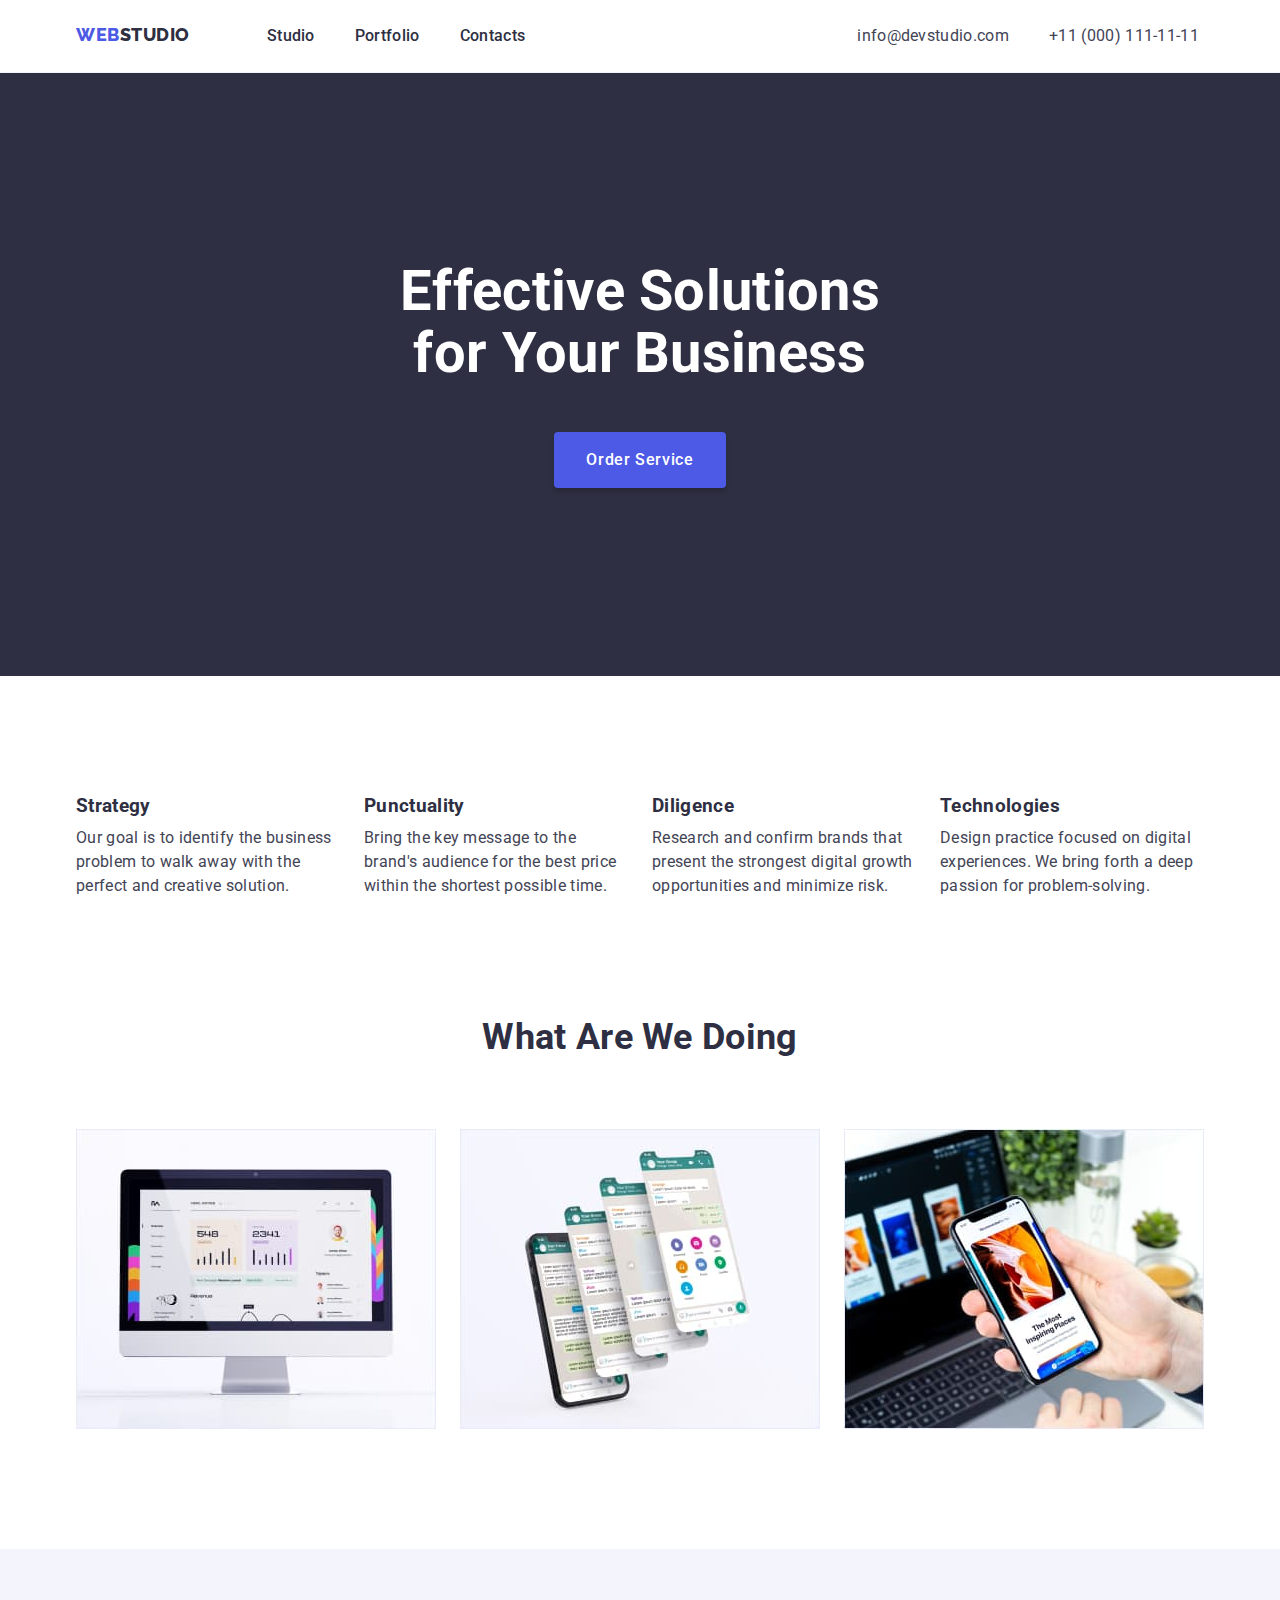
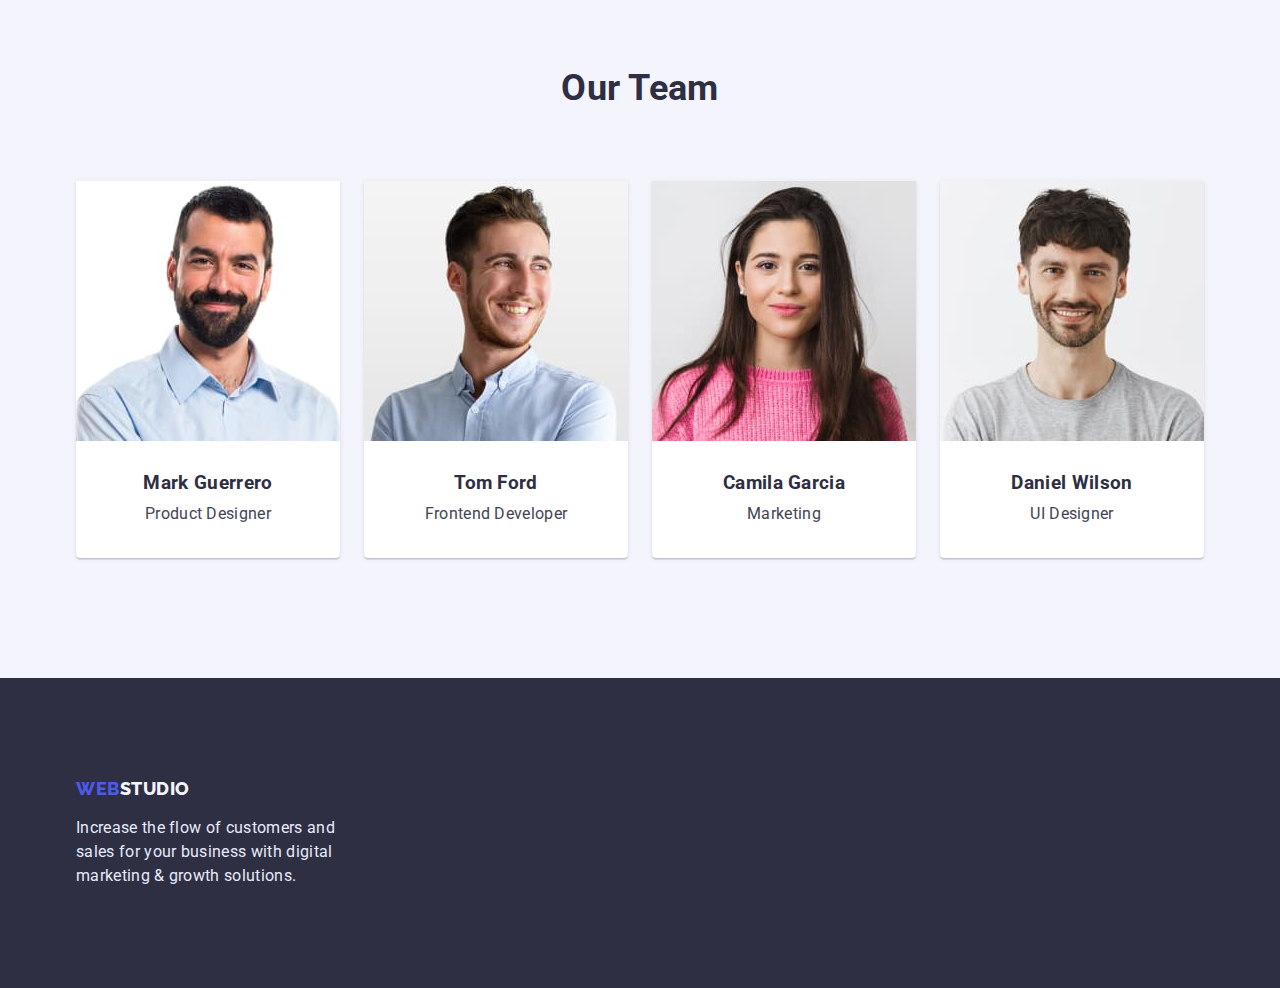
<file: index.html>
<!DOCTYPE html>
<html lang="en">
  <head>
    <meta charset="UTF-8" />
    <meta http-equiv="X-UA-Compatible" content="IE=edge" />
    <meta name="viewport" content="width=device-width, initial-scale=1.0" />
    <link rel="preconnect" href="https://fonts.googleapis.com" />
    <link rel="preconnect" href="https://fonts.gstatic.com" crossorigin />
    <link
      href="https://fonts.googleapis.com/css2?family=Raleway:wght@800&family=Roboto:wght@400;500;700;900&display=swap"
      rel="stylesheet"
    />
    <link
      rel="stylesheet"
      href="https://cdnjs.cloudflare.com/ajax/libs/modern-normalize/1.0.0/modern-normalize.min.css"
    />
    <link rel="stylesheet" href="./css/style.css" />
    <title>Effective Business</title>
  </head>
  <body>
    <!-- Шапка сторінки-->
    <header class="top-line-backgrd">
      <div class="main-page-logo container">
        <nav class="main-logo-nav">
          <a class="main-logo linknone" href="./index.html"
            ><span>Web</span>Studio</a
          >
          <ul class="main-menu-nav listnone">
            <li class="menu-nav-li">
              <a class="menu-nav linknone" href="./index.html">Studio</a>
            </li>
            <li class="menu-nav-li">
              <a class="menu-nav linknone" href="./portfolio.html">Portfolio</a>
            </li>
            <li class="menu-nav-li">
              <a class="menu-nav linknone" href="">Contacts</a>
            </li>
          </ul>
        </nav>
        <address class="main-add">
          <ul class="main-address listnone">
            <li class="main-add-li">
              <a class="main-mail linknone" href="mailto:info@devstudio.com"
                >info@devstudio.com</a
              >
            </li>
            <li class="main-add-li">
              <a class="main-tel linknone" href="tel:+110001111111"
                >+11 (000) 111-11-11</a
              >
            </li>
          </ul>
        </address>
      </div>
    </header>
    <!--Унікальний контент сторінки -->
    <main>
      <section class="hero background-logo">
        <div class="container">
          <h1 class="hero-title">Effective Solutions for Your Business</h1>
          <button class="main-order-btn" type="button">Order Service</button>
        </div>
      </section>
      <section class="under-hero-section">
        <div class="container">
          <h2 hidden>features</h2>
          <ul class="menu-feature listnone">
            <li class="menu-future-text">
              <h3>Strategy</h3>
              <p>
                Our goal is to identify the business problem to walk away with
                the perfect and creative solution.
              </p>
            </li>
            <li class="menu-future-text">
              <h3>Punctuality</h3>
              <p>
                Bring the key message to the brand's audience for the best price
                within the shortest possible time.
              </p>
            </li>
            <li class="menu-future-text">
              <h3>Diligence</h3>
              <p>
                Research and confirm brands that present the strongest digital
                growth opportunities and minimize risk.
              </p>
            </li>
            <li class="menu-future-text">
              <h3>Technologies</h3>
              <p>
                Design practice focused on digital experiences. We bring forth a
                deep passion for problem-solving.
              </p>
            </li>
          </ul>
        </div>
      </section>
      <!--Внизу  фото робіт-->
      <section class="section">
        <div class="container">
          <h2 class="main-menu-future">What are we doing</h2>
          <ul class="menu-feature listnone">
            <li>
              <img
                src="./images/mac1.jpg"
                alt="personal computer MAC and in web app statics"
                width="360"
              />
            </li>
            <li>
              <img
                src="./images/apple2.jpg"
                alt="apple phone and in web app optimized"
                width="360"
              />
            </li>
            <li>
              <img
                src="./images/apple3.jpg"
                alt="personal computer MAC show in web statics app and apple phone who show web app"
                width="360"
              />
            </li>
          </ul>
        </div>
      </section>
      <section class="our-team-page">
        <div class="container">
          <h2 class="main-menu-team">Our Team</h2>
          <ul class="menu-feature listnone">
            <li class="team-li">
              <img
                src="./images/Team-Card-Mark-Guerrero.jpg"
                alt="Male Mark Guerrero"
                width="264"
              />
              <div class="our-team-div">
                <h3 class="our-team-name">Mark Guerrero</h3>
                <p class="our-team-about">Product Designer</p>
              </div>
            </li>
            <li class="team-li">
              <img
                src="./images/Team-Card-Tom-Ford.jpg"
                alt="Male Tom Ford"
                width="264"
              />
              <div class="our-team-div">
                <h3 class="our-team-name">Tom Ford</h3>
                <p class="our-team-about">Frontend Developer</p>
              </div>
            </li>
            <li class="team-li">
              <img
                src="./images/Team-Card-Camila-Garcia.jpg"
                alt="Female Camila Garcia"
                width="264"
              />
              <div class="our-team-div">
                <h3 class="our-team-name">Camila Garcia</h3>
                <p class="our-team-about">Marketing</p>
              </div>
            </li>
            <li class="team-li">
              <img
                src="./images/Team-Card-Daniel-Wilson.jpg"
                alt="Male Daniel Wilson"
                width="264"
              />
              <div class="our-team-div">
                <h3 class="our-team-name">Daniel Wilson</h3>
                <p class="our-team-about">UI Designer</p>
              </div>
            </li>
          </ul>
        </div>
      </section>
    </main>
    <!--Підвал сторінки-->
    <footer class="background-logo">
      <div class="container text-footer-logo">
        <a class="main-footer-logo linknone" href="./index.html">
          <span>Web</span>Studio</a
        >
        <p>
          Increase the flow of customers and sales for your business with
          digital marketing & growth solutions.
        </p>
      </div>
    </footer>
  </body>
</html>
</file>
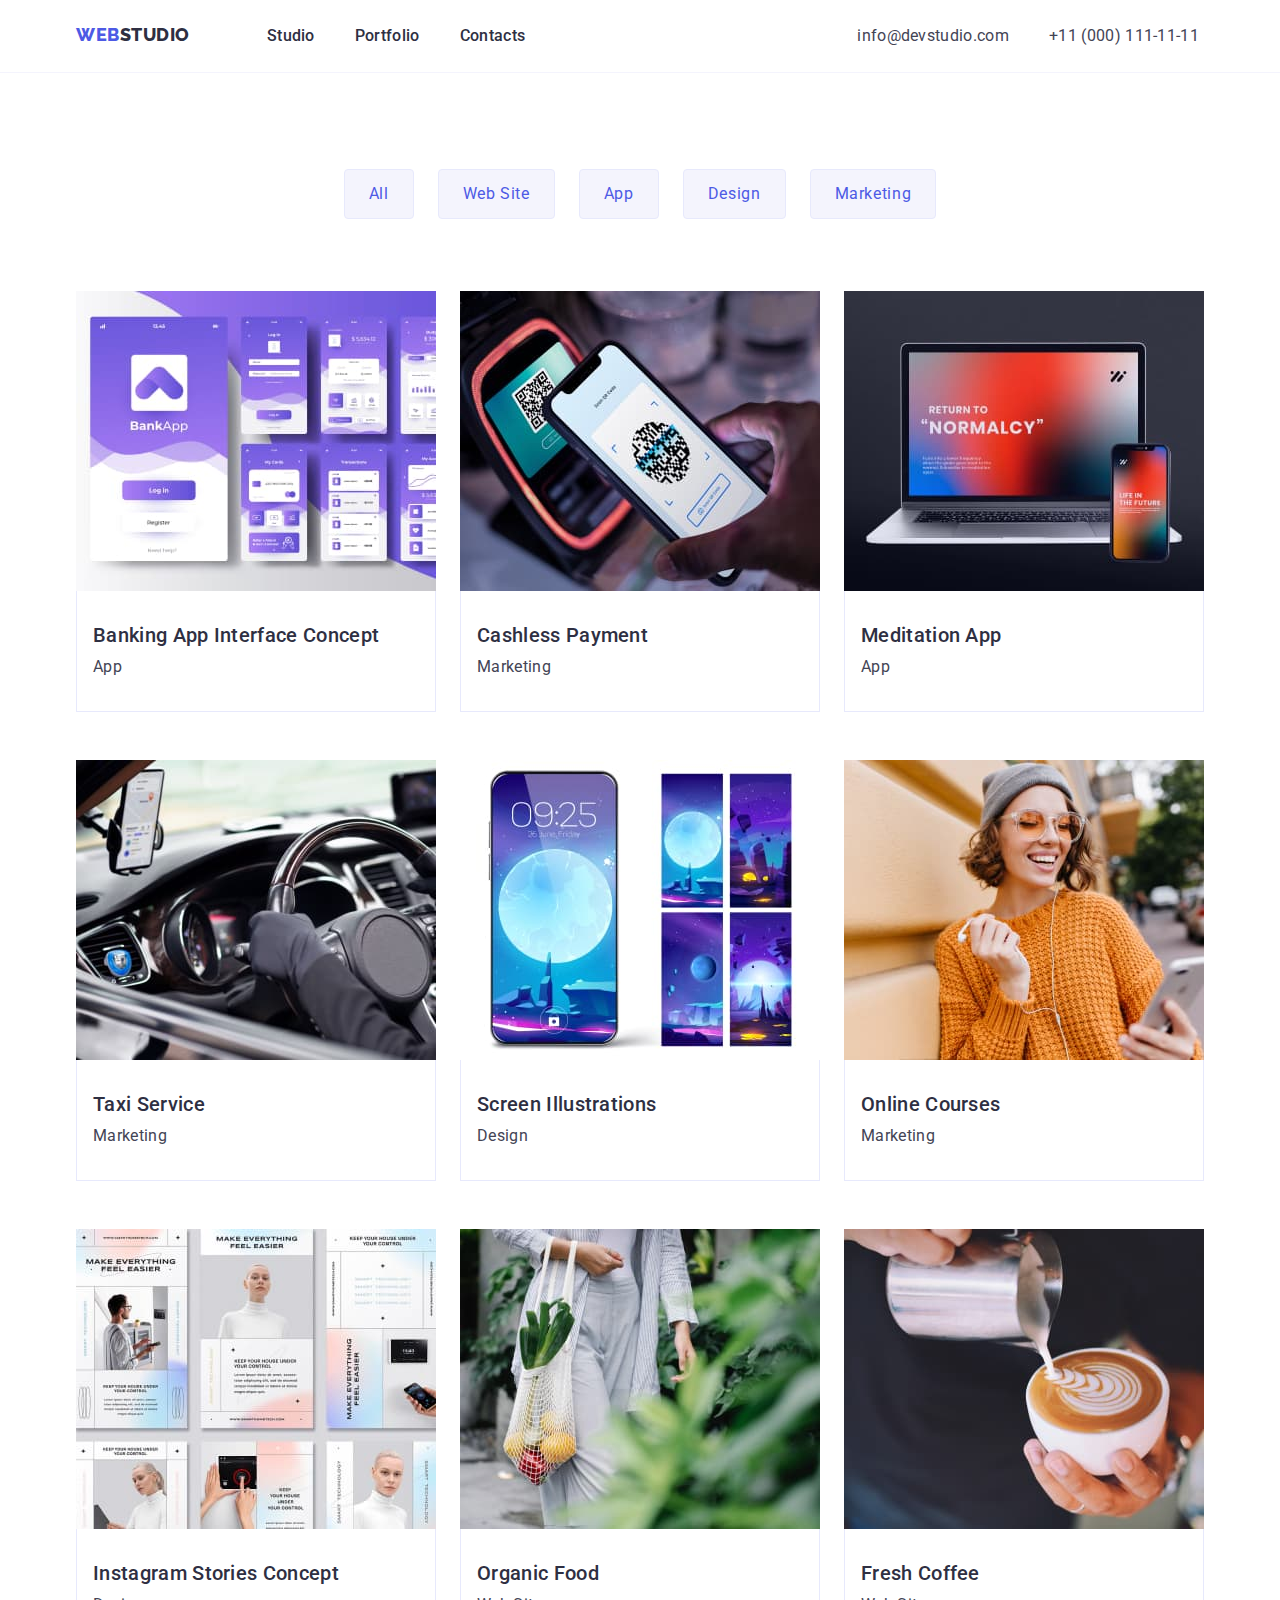
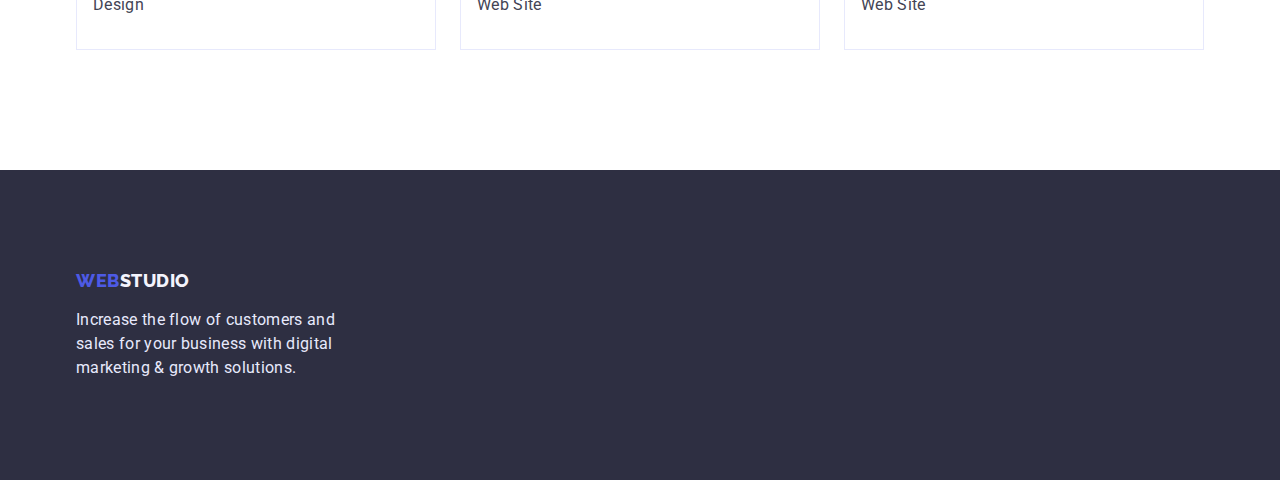
<file: portfolio.html>
<!DOCTYPE html>
<html lang="en">
  <head>
    <meta charset="UTF-8" />
    <meta http-equiv="X-UA-Compatible" content="IE=edge" />
    <meta name="viewport" content="width=device-width, initial-scale=1.0" />
    <link rel="preconnect" href="https://fonts.googleapis.com" />
    <link rel="preconnect" href="https://fonts.gstatic.com" crossorigin />
    <link
      href="https://fonts.googleapis.com/css2?family=Raleway:wght@800&family=Roboto:wght@400;500;700;900&display=swap"
      rel="stylesheet"
    />
    <link
      rel="stylesheet"
      href="https://cdnjs.cloudflare.com/ajax/libs/modern-normalize/1.0.0/modern-normalize.min.css"
    />
    <link rel="stylesheet" href="./css/style.css" />
    <title>Portfolio</title>
  </head>
  <body>
    <header class="top-line-backgrd">
      <div class="main-page-logo container">
        <nav class="main-logo-nav">
          <a class="main-logo linknone" href="./index.html"
            ><span>Web</span>Studio</a
          >
          <ul class="main-menu-nav listnone">
            <li class="menu-nav-li">
              <a class="menu-nav linknone" href="./index.html">Studio</a>
            </li>
            <li class="menu-nav-li">
              <a class="menu-nav linknone" href="./portfolio.html">Portfolio</a>
            </li>
            <li class="menu-nav-li">
              <a class="menu-nav linknone" href="">Contacts</a>
            </li>
          </ul>
        </nav>
        <address class="main-add">
          <ul class="main-address listnone">
            <li class="main-add-li">
              <a class="main-mail linknone" href="mailto:info@devstudio.com"
                >info@devstudio.com</a
              >
            </li>
            <li class="main-add-li">
              <a class="main-tel linknone" href="tel:+110001111111"
                >+11 (000) 111-11-11</a
              >
            </li>
          </ul>
        </address>
      </div>
    </header>
    <main>
      <!--1-ША СЕКЦІЯ тип тагів в майбутньому вони будуть закріплені до фото (типу фільтра)-->
      <section class="filtr-portfolio section">
        <div class="container">
          <h1 hidden>portfolio</h1>
          <ul class="menu-btn-portfolio listnone">
            <li class="portfolio-li">
              <button class="btn-portfolio" type="button">All</button>
            </li>
            <li class="portfolio-li">
              <button class="btn-portfolio" type="button">Web Site</button>
            </li>
            <li class="portfolio-li">
              <button class="btn-portfolio" type="button">App</button>
            </li>
            <li class="portfolio-li">
              <button class="btn-portfolio" type="button">Design</button>
            </li>
            <li class="portfolio-li">
              <button class="btn-portfolio" type="button">Marketing</button>
            </li>
          </ul>
          <ul class="menu-feature-portfolio listnone">
            <li class="li-item">
              <img
                src="./images/Banking-App-Interface-Concept.jpg"
                alt="Banking App Interface Concept"
                width="360"
              />
              <div class="menu-filter-div">
                <h2 class="menu-filter">Banking App Interface Concept</h2>
                <p class="menu-text">App</p>
              </div>
            </li>
            <li class="li-item">
              <img
                src="./images/Cashless-Payment.jpg"
                alt="Cashless Payment"
                width="360"
              />
              <div class="menu-filter-div">
                <h2 class="menu-filter">Cashless Payment</h2>
                <p class="menu-text">Marketing</p>
              </div>
            </li>
            <li class="li-item">
              <img
                src="./images/Meditaion-App.jpg"
                alt="Meditation App"
                width="360"
              />
              <div class="menu-filter-div">
                <h2 class="menu-filter">Meditation App</h2>
                <p class="menu-text">App</p>
              </div>
            </li>
            <li class="li-item">
              <img
                src="./images/Taxi-Service.jpg"
                alt="Driver who look page in maps our search customers"
                width="360"
              />
              <div class="menu-filter-div">
                <h2 class="menu-filter">Taxi Service</h2>
                <p class="menu-text">Marketing</p>
              </div>
            </li>
            <li class="li-item">
              <img
                src="./images/Screen-Illustrations.jpg"
                alt="Screen Illustrations"
                width="360"
              />
              <div class="menu-filter-div">
                <h2 class="menu-filter">Screen Illustrations</h2>
                <p class="menu-text">Design</p>
              </div>
            </li>
            <li class="li-item">
              <img
                src="./images/Online-Courses.jpg"
                alt="Female holds phone and listens in headphones"
                width="360"
              />
              <div class="menu-filter-div">
                <h2 class="menu-filter">Online Courses</h2>
                <p class="menu-text">Marketing</p>
              </div>
            </li>
            <li class="li-item">
              <img
                src="./images/Instagram-Stories-Concept.jpg"
                alt="Instagram Stories Concept"
                width="360"
              />
              <div class="menu-filter-div">
                <h2 class="menu-filter">Instagram Stories Concept</h2>
                <p class="menu-text">Design</p>
              </div>
            </li>
            <li class="li-item">
              <img
                src="./images/Organic-Food.jpg"
                alt="(baground photo)Female hold mesh bag vegetables inside"
                width="360"
              />
              <div class="menu-filter-div">
                <h2 class="menu-filter">Organic Food</h2>
                <p class="menu-text">Web Site</p>
              </div>
            </li>
            <li class="li-item">
              <img
                src="./images/Fresh-Coffee.jpg"
                alt="(baground photo)Barista making coffee"
                width="360"
              />
              <div class="menu-filter-div">
                <h2 class="menu-filter">Fresh Coffee</h2>
                <p class="menu-text">Web Site</p>
              </div>
            </li>
          </ul>
        </div>
      </section>
    </main>
    <footer class="background-logo">
      <div class="container text-footer-logo">
        <a class="main-footer-logo linknone" href="./index.html">
          <span>Web</span>Studio</a
        >
        <p>
          Increase the flow of customers and sales for your business with
          digital marketing & growth solutions.
        </p>
      </div>
    </footer>
  </body>
</html>
</file>
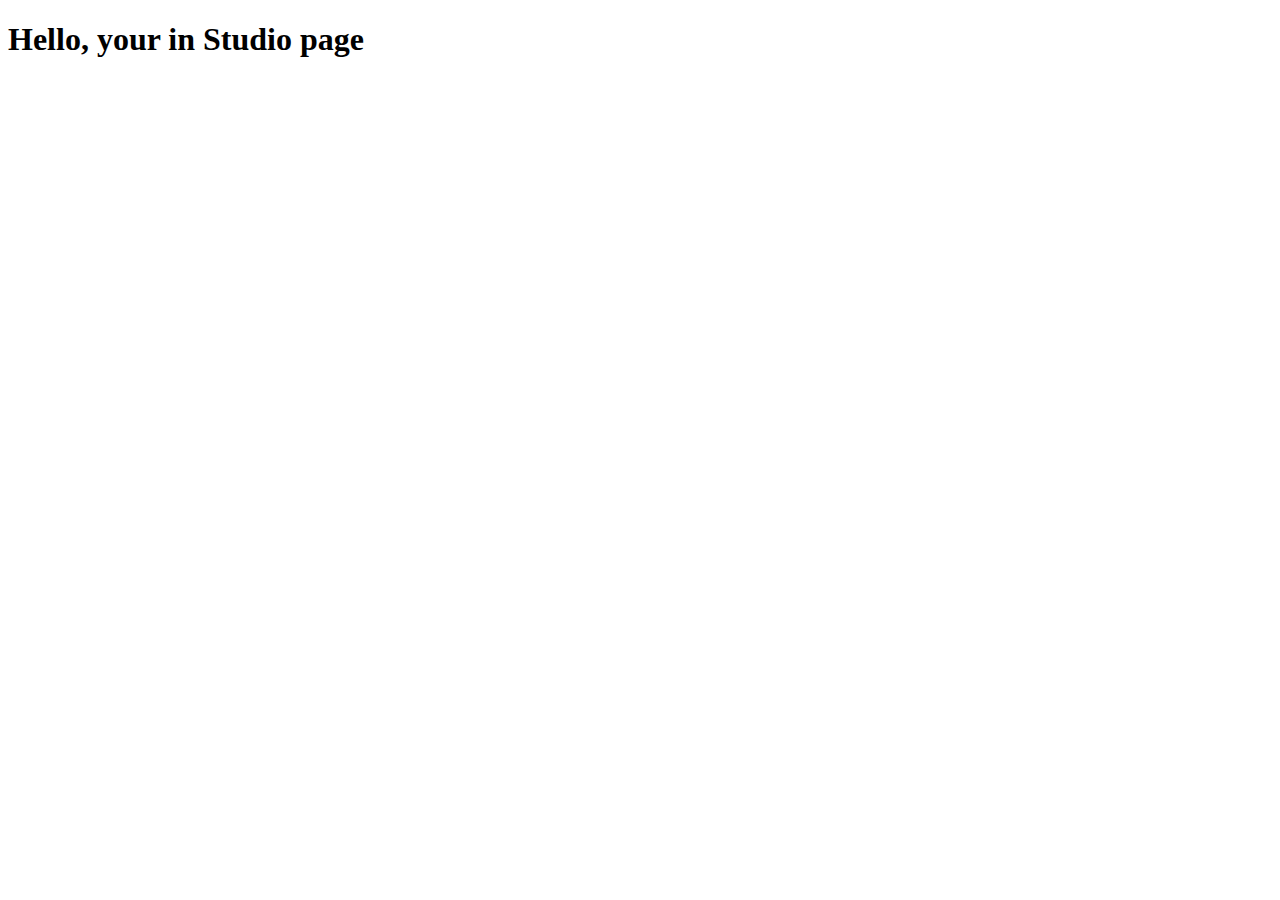
<file: studio.html>
<!DOCTYPE html>
<html lang="en">
<head>
    <meta charset="UTF-8">
    <meta http-equiv="X-UA-Compatible" content="IE=edge">
    <meta name="viewport" content="width=1, initial-scale=1.0">
    <title>Studio</title>
</head>
<body>
    <h1>Hello, your in Studio page</h1>
</body>
</html>
</file>
<file: css/style.css>
/* #4d5ae5 - головний колір бренду і 1-ї кнопки (на мою думку)
#434455 - колір тексту абзаців
#2e2f42 - колір хедерів з h2...
#404bbf - колір кнопок при ховері
#E7E9FC - колір фон кнопок (радіо кнопок/фільтру)
#ffffff - колір 1-го h1
#f4f4fd - лого футера кінця
#e7e9fc - колір абзацу футера */
:root {
  --brand-logo-color: #4d5ae5;
  --textp-color: #434455;
  --text-headersecond-color: #2e2f42;
  --hover-btn-portfolio-color: #404bbf;
  --hover-btn-portf-backgrd-color: ##e7e9fc;
  --text-header-first-color: #ffffff;
  --footer-logo-color: #f4f4fd;
  --footer-text-color: #e7e9fc;
}

body {
  font-family: 'Roboto', Times New Roman, sans-serif;
  letter-spacing: 0.02em;
  color: var(--textp-color);
}

img {
  display: block;
}

.background-logo {
  background-color: var(--text-headersecond-color);

  padding-top: 100px;
  padding-bottom: 100px;
}

button {
  font-family: inherit;
  font-size: 16px;
  line-height: 1.5;
  letter-spacing: 0.04em;
}

h2,
h3 {
  margin-top: 0;
  margin-bottom: 8px;

  color: var(--text-headersecond-color);
}

p {
  margin-top: 0;
  margin-bottom: 0;

  font-size: 16px;
  line-height: 1.5;
}

h2 {
  font-size: 36px;
  line-height: 1.1;
  text-align: center;
  text-transform: capitalize;
}

.menu-filter {
  margin-bottom: 8px;

  font-weight: 500;
  font-size: 20px;
  line-height: 1.2;
}

.menu-filter-div {
  padding-top: 32px;
  padding-bottom: 32px;
  padding-left: 16px;

  border: 1px solid var(--footer-text-color);
  border-top: none;
}

.menu-filter,
.menu-text {
  text-align: left;
}

/* .menu-filter > p {
  border: 1px solid var(--footer-text-color);
  border-top: none;
} */

.listnone {
  list-style: none;
  padding: 0;
  margin: 0;
}

.linknone {
  text-decoration: none;
}
/* ==========main-HEADER====================== */
.hero-title {
  margin-top: 0;
  margin-bottom: 48px;
  width: 496px;
  margin-left: auto;
  margin-right: auto;

  font-size: 56px;
  line-height: 1.1;
  color: var(--text-header-first-color);
}

.main-page-logo,
.main-logo-nav {
  display: flex;
}

.main-page-logo {
  align-items: center;
  padding-top: 24px;
  padding-bottom: 24px;
}

.hero {
  text-align: center;

  padding-top: 188px;
  padding-bottom: 188px;
}

.under-hero-section {
  padding-top: 120px;
  padding-bottom: 120px;
}

.container {
  margin-left: auto;
  margin-right: auto;
  padding-left: 15px;
  padding-right: 15px;

  width: 1158px;
  /* outline: 2px solid tomato;
  background-color: green; */
}

.section {
  padding-bottom: 120px;

  /* background-color: #404bbf; */
  text-align: center;
}

.top-line-backgrd {
  background-color: var(--text-header-first-color);
  border-bottom: 1px solid var(--footer-logo-color);
}

.main-logo {
  font-family: 'Raleway', sans-serif;
  font-weight: 800;
  font-size: 18px;
  line-height: 1.2;
  letter-spacing: 0.03em;
  text-transform: uppercase;
  color: var(--text-headersecond-color);
}

.main-logo > span {
  width: 44px;
  height: 24px;
  font-family: 'Raleway', sans-serif;
  font-weight: 800;
  font-size: 18px;
  line-height: 1.2;
  letter-spacing: 0.03em;
  text-transform: uppercase;
  color: var(--brand-logo-color);
}

.main-menu-nav {
  display: flex;

  margin-left: 77px;
}

.main-menu-nav .menu-nav-li + .menu-nav-li {
  margin-left: 40px;
}

.menu-nav {
  color: var(--text-headersecond-color);
  font-weight: 500;
  font-size: 16px;
  line-height: 1.5;
}

.menu-nav:hover,
.menu-nav:focus {
  color: var(--hover-btn-portfolio-color);
}

.main-add {
  font-style: normal;
}

.main-address {
  display: flex;

  margin-left: 332px;
}

.main-address .main-add-li + .main-add-li {
  margin-left: 40px;
}

.main-mail {
  font-weight: 400;
  font-size: 16px;
  line-height: 1.5;
  color: var(--textp-color);
}

.main-mail:hover,
.main-mail:focus {
  color: var(--hover-btn-portfolio-color);
}

.main-tel {
  font-weight: 400;
  font-size: 16px;
  line-height: 1.5;
  color: var(--textp-color);
}

.main-tel:hover,
.main-tel:focus {
  color: var(--brand-logo-color);
}

/* ==========section1-index===================== */

.main-menu-future,
.main-menu-team {
  margin-top: 0;
  margin-bottom: 72px;
}
.main-order-btn {
  font-weight: 500;
  font-size: 16px;
  line-height: 1.5;
  letter-spacing: 0.04em;
  color: var(--text-header-first-color);
  background: var(--brand-logo-color);
  box-shadow: 0px 4px 4px rgba(0, 0, 0, 0.15);
  border-radius: 4px;
  display: inline-block;

  border: none;
  padding: 16px 32px;
  cursor: pointer;
}

.main-order-btn:hover,
.main-order-btn:focus {
  background: var(--hover-btn-portfolio-color);
  box-shadow: 0px 4px 4px rgba(0, 0, 0, 0.15);
  border-radius: 4px;
}

/* --------our team------ */
.team-li {
  box-shadow: 0px 1px 6px rgba(46, 47, 66, 0.08),
    0px 1px 1px rgba(46, 47, 66, 0.16), 0px 2px 1px rgba(46, 47, 66, 0.08);
  border-radius: 0px 0px 4px 4px;
  background-color: var(--text-header-first-color);
}

.our-team-div {
  padding-top: 32px;
  padding-bottom: 32px;
}

/* ==========/section1-index==================== */
/* ==========section1-portfolio================= */
.filtr-portfolio {
  padding-top: 96px;
}

.menu-btn-portfolio {
  display: flex;
  justify-content: center;
  margin-bottom: 72px;
  gap: 24px;
}

.menu-feature-portfolio {
  display: flex;
  flex-wrap: wrap;
  gap: 48px 24px;
}

.li-item {
  width: calc((100% - 48px) / 3);
}

/* ==========/section1-portfolio================= */
/* ==========section2-index===================== */
.menu-feature {
  display: flex;
  justify-content: center;
  column-gap: 24px;
}

.menu-future-text {
  width: 264px;
}
/* ==========/section2-index===================== */
/* ==========/HEADER====================== */

/* ==========BODY========================= */
.btn-portfolio {
  border: none;
  color: var(--brand-logo-color);
  background-color: var(--footer-logo-color);
  border: 1px solid var(--footer-text-color);

  border-radius: 4px;
  padding: 12px 24px;
}

.btn-portfolio:hover,
.btn-portfolio:focus {
  color: var(--text-header-first-color);
  background-color: var(--hover-btn-portfolio-color);
  cursor: pointer;
}
/* ================SECTION LAST "OUR TEAM"========== */
.our-team-page {
  text-align: center;
  background-color: var(--footer-logo-color);

  padding-top: 120px;
  padding-bottom: 120px;
}
/* ==========/BODY======================== */

/* ===========footer======================= */

.text-footer-logo > p {
  width: 264px;
  color: var(--footer-text-color);
}

.main-footer-logo > span {
  font-family: 'Raleway', sans-serif;
  font-weight: 800;
  font-size: 18px;
  line-height: 1.2;
  letter-spacing: 0.03em;
  text-transform: uppercase;
  color: var(--brand-logo-color);
}

.main-footer-logo {
  display: inline-block;

  font-family: 'Raleway', sans-serif;
  font-weight: 800;
  font-size: 18px;
  line-height: 1.2;
  letter-spacing: 0.03em;
  text-transform: uppercase;
  color: var(--footer-logo-color);

  margin-bottom: 16px;
}
</file>
